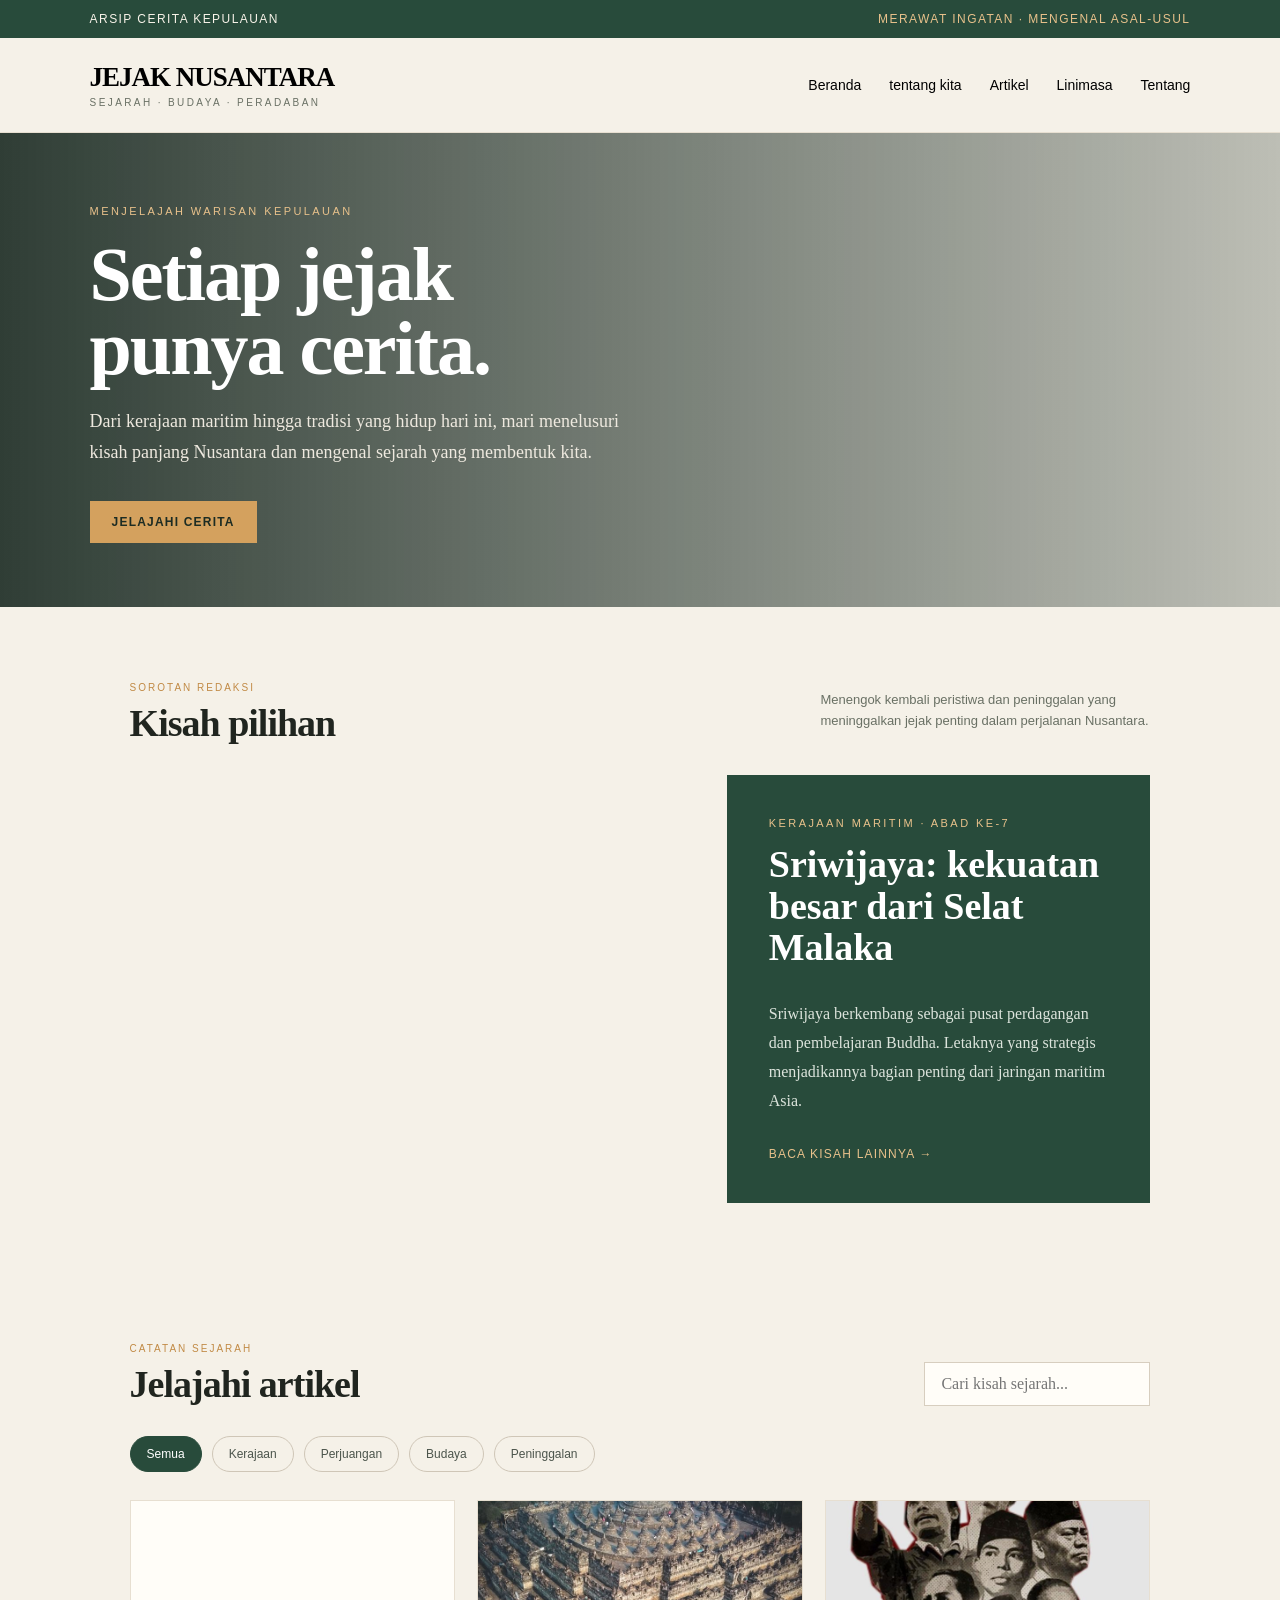
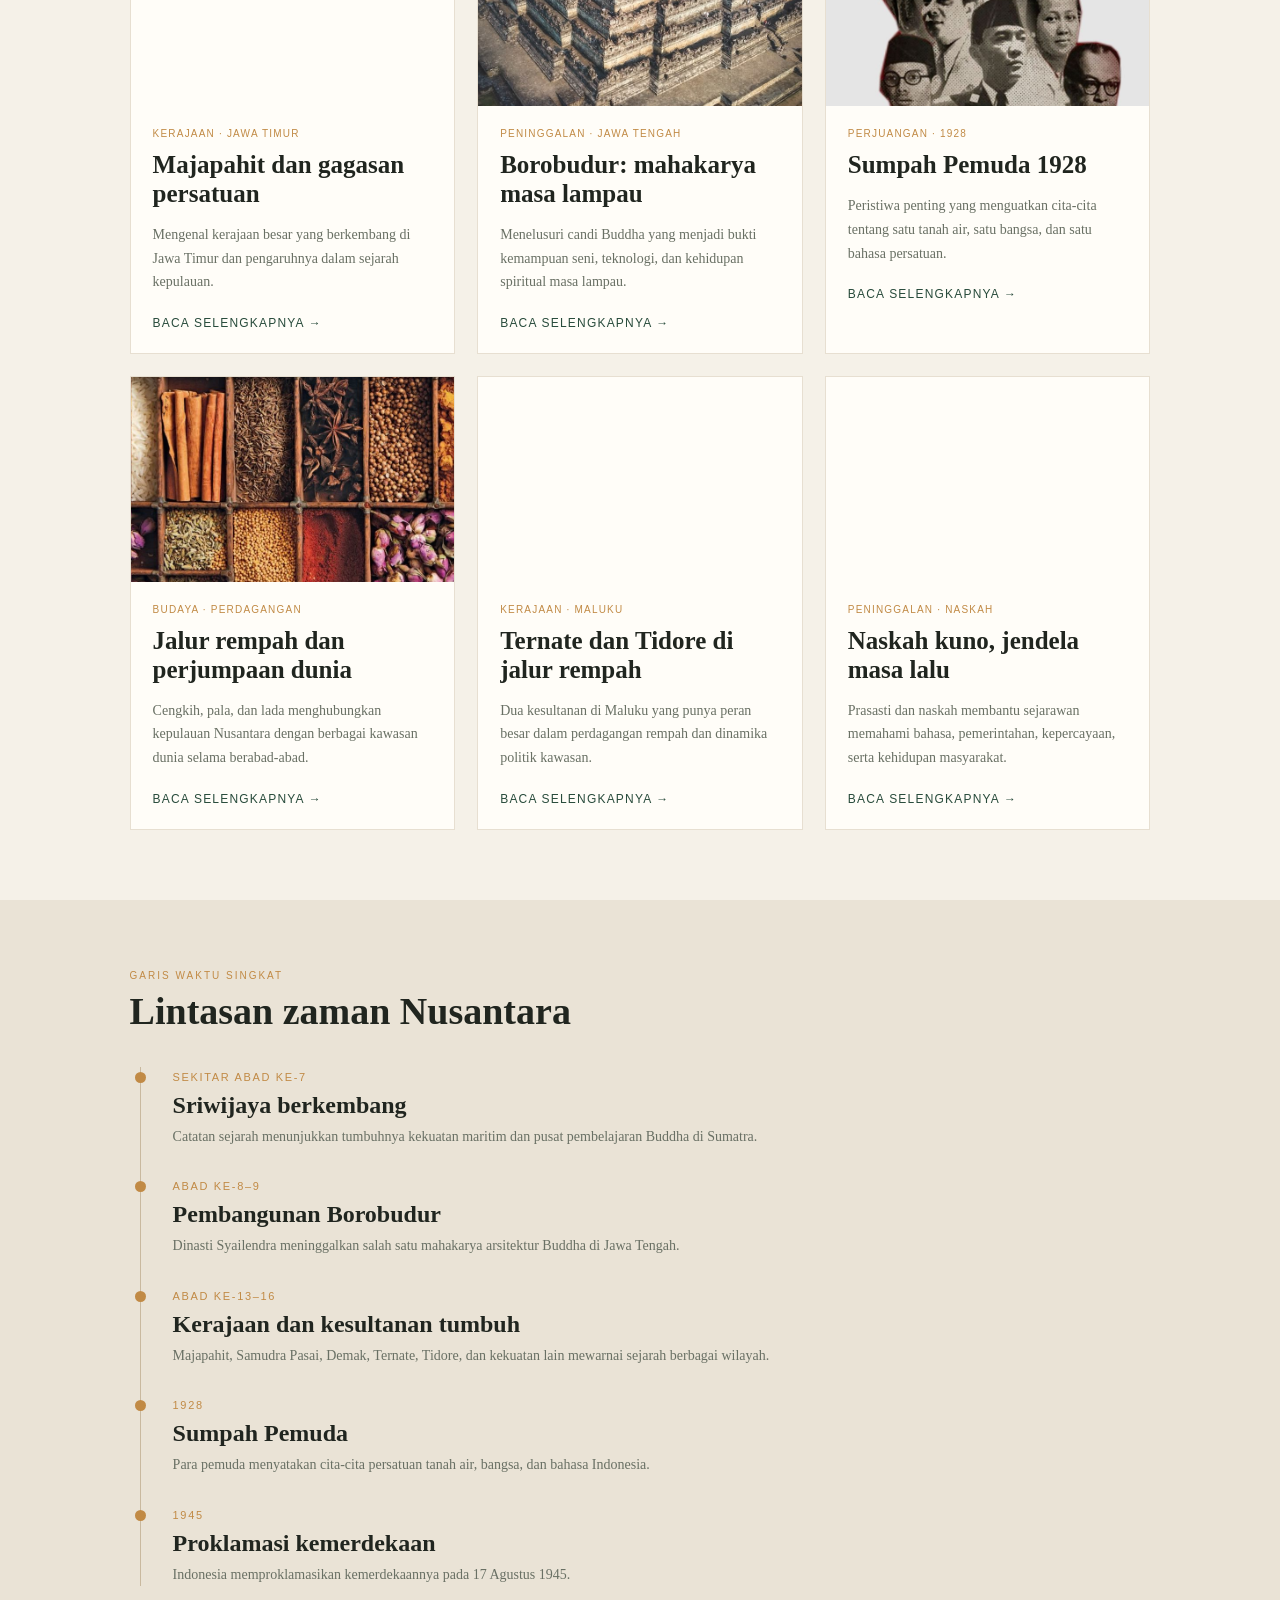
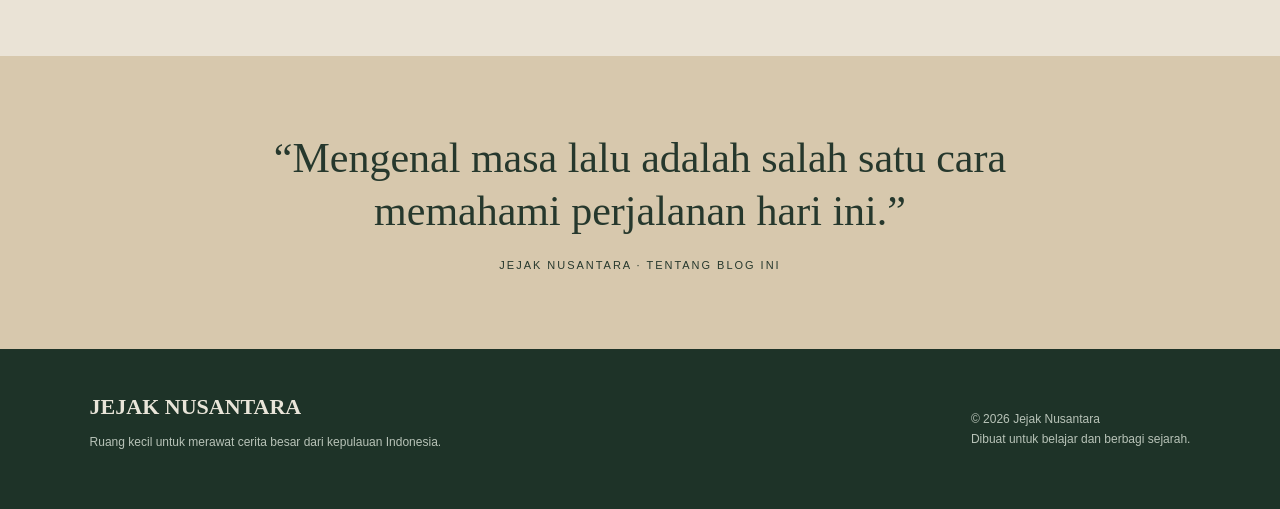
<file: web jejak nusantara - FIX/blog.html>
<!DOCTYPE html>
<html lang="id">
<head>
    <meta charset="UTF-8">
    <meta name="viewport" content="width=device-width, initial-scale=1.0" >
    <meta name="description" content="Jelajahi kisah, kerajaan, budaya, dan peninggalan sejarah Nusantara.">
  <title>Jejak Nusantara — Menelusuri Sejarah Indonesia</title>
  <link rel="stylesheet" href="blog.css">
</head>

<body>
    <div class="topbar">
      <span>Arsip cerita kepulauan</span>
      <span>Merawat ingatan · Mengenal asal-usul</span>
    </div>
      <nav class="nav">
        <a class="brand" href="#">JEJAK NUSANTARA<small>SEJARAH · BUDAYA · PERADABAN</small></a>
        <div class="navlinks">
          <a href="index.html">Beranda</a>
          <a href="about.html">tentang kita</a>
          <a href="#artikel">Artikel</a>
          <a href="#linimasa">Linimasa</a>
          <a href="#tentang">Tentang</a>
        </div>
      </nav>
      <header class="hero" id="beranda"><div class="hero-inner">
        <div class="eyebrow">Menjelajah warisan kepulauan</div>
        <h1>Setiap jejak<br>punya cerita.</h1>
        <p>Dari kerajaan maritim hingga tradisi yang hidup hari ini, mari menelusuri kisah panjang Nusantara dan mengenal sejarah yang membentuk kita.</p>
        <a class="cta" href="#artikel">Jelajahi cerita</a>
      </header>
    </div>

    <main>
      <section class="wrap">
        <div class="section-head">
          <div>
            <div class="kicker">Sorotan redaksi</div>
            <h2>Kisah pilihan</h2>
          </div>
          <p>Menengok kembali peristiwa dan peninggalan yang meninggalkan jejak penting dalam perjalanan Nusantara.</p>
        </div>
        <div class="featured">
          <div class="feature-image" role="img" aria-label="Pemandangan situs bersejarah"></div>
          <div class="feature-copy">
            <div class="eyebrow">Kerajaan maritim · Abad ke-7</div>
            <h3>Sriwijaya: kekuatan besar dari Selat Malaka</h3>
            <p>Sriwijaya berkembang sebagai pusat perdagangan dan pembelajaran Buddha. Letaknya yang strategis menjadikannya bagian penting dari jaringan maritim Asia.</p>
            <a class="read" href="#artikel">Baca kisah lainnya →</a>
          </div>
        </div>
      </section>

      <section class="wrap" id="artikel">
        <div class="section-head">
          <div>
            <div class="kicker">Catatan sejarah</div>
            <h2>Jelajahi artikel</h2>
          </div>
          <input class="search" id="search" type="search" placeholder="Cari kisah sejarah...">
        </div>
        <div class="filters" id="filters">
          <button class="filter active" data-cat="Semua">Semua</button>
          <button class="filter" data-cat="Kerajaan">Kerajaan</button>
          <button class="filter" data-cat="Perjuangan">Perjuangan</button>
          <button class="filter" data-cat="Budaya">Budaya</button>
          <button class="filter" data-cat="Peninggalan">Peninggalan</button>
        </div>

        <div class="grid" id="articles">
          <article class="article" data-cat="Kerajaan" data-title="Majapahit dan gagasan persatuan">
            <div class="thumb" style="background-image:url('https://images.unsplash.com/photo-1596402184320-417e7178b2cd?auto=format&fit=crop&w=900&q=80')"></div>
            <div class="article-body">
              <div class="meta">Kerajaan · Jawa Timur</div>
              <h3>Majapahit dan gagasan persatuan</h3>
              <p>Mengenal kerajaan besar yang berkembang di Jawa Timur dan pengaruhnya dalam sejarah kepulauan.</p>
              <span class="read">Baca selengkapnya →</span>
            </div>

          </article>
          <article class="article" data-cat="Kerajaan" data-title="Borobudur mahakarya dinasti Syailendra">
            <div class="thumb" style="background-image:url('images/borobudur.jpg')"></div>
            <div class="article-body">
              <div class="meta">Peninggalan · Jawa Tengah</div>
              <h3>Borobudur: mahakarya masa lampau</h3>
              <p>Menelusuri candi Buddha yang menjadi bukti kemampuan seni, teknologi, dan kehidupan spiritual masa lampau.</p>
              <span class="read">Baca selengkapnya →</span>
            </div>
          </article>
          
          <article class="article" data-cat="Perjuangan" data-title="Sumpah Pemuda 1928">
            <div class="thumb" style="background-image:url('images/sumpah\ pemuda.jpg')"></div>
            <div class="article-body">
              <div class="meta">Perjuangan · 1928</div>
              <h3>Sumpah Pemuda 1928</h3>
              <p>Peristiwa penting yang menguatkan cita-cita tentang satu tanah air, satu bangsa, dan satu bahasa persatuan.</p>
              <span class="read">Baca selengkapnya →</span>
            </div>
          </article>

          <article class="article" data-cat="Budaya" data-title="Jalur rempah dan perjumpaan dunia">
            <div class="thumb" style="background-image:url('images/rempah.jpg')"></div>
            <div class="article-body">
              <div class="meta">Budaya · Perdagangan</div>
              <h3>Jalur rempah dan perjumpaan dunia</h3>
              <p>Cengkih, pala, dan lada menghubungkan kepulauan Nusantara dengan berbagai kawasan dunia selama berabad-abad.</p>
              <span class="read">Baca selengkapnya →</span>
            </div>
          </article>

          <article class="article" data-cat="Kerajaan" data-title="Kesultanan Ternate dan Tidore">
            <div class="thumb" style="background-image:url('https://images.unsplash.com/photo-1516690561799-46d8f74f9abf?auto=format&fit=crop&w=900&q=80')"></div>
            <div class="article-body">
              <div class="meta">Kerajaan · Maluku</div>
              <h3>Ternate dan Tidore di jalur rempah</h3>
              <p>Dua kesultanan di Maluku yang punya peran besar dalam perdagangan rempah dan dinamika politik kawasan.</p>
              <span class="read">Baca selengkapnya →</span>
            </div>
          </article>

          <article class="article" data-cat="Peninggalan" data-title="Naskah kuno sebagai jendela masa lalu">
            <div class="thumb" style="background-image:url('https://images.unsplash.com/photo-1507842217343-583bb7270b66?auto=format&fit=crop&w=900&q=80')"></div>
            <div class="article-body">
              <div class="meta">Peninggalan · Naskah</div>
              <h3>Naskah kuno, jendela masa lalu</h3>
              <p>Prasasti dan naskah membantu sejarawan memahami bahasa, pemerintahan, kepercayaan, serta kehidupan masyarakat.</p>
              <span class="read">Baca selengkapnya →</span>
            </div>
          </article>

        </div>
        <p id="empty" style="display:none;color:var(--muted)">Belum ada artikel yang cocok. Coba kata kunci lain.</p>
      </section>

      <section class="timeline" id="linimasa"><div class="wrap">
        <div class="kicker">Garis waktu singkat</div>
        <h2 style="font-size:38px;margin:8px 0">Lintasan zaman Nusantara</h2>
        <div class="timeline-list">
          <div class="era">
            <strong>SEKITAR ABAD KE-7</strong>
            <h3>Sriwijaya berkembang</h3>
            <p>Catatan sejarah menunjukkan tumbuhnya kekuatan maritim dan pusat pembelajaran Buddha di Sumatra.</p></div>

          <div class="era">
            <strong>ABAD KE-8–9</strong>
            <h3>Pembangunan Borobudur</h3><p>Dinasti Syailendra meninggalkan salah satu mahakarya arsitektur Buddha di Jawa Tengah.</p>
          </div>

          <div class="era">
            <strong>ABAD KE-13–16</strong>
            <h3>Kerajaan dan kesultanan tumbuh</h3>
            <p>Majapahit, Samudra Pasai, Demak, Ternate, Tidore, dan kekuatan lain mewarnai sejarah berbagai wilayah.</p>
          </div>

          <div class="era">
            <strong>1928</strong>
            <h3>Sumpah Pemuda</h3>
            <p>Para pemuda menyatakan cita-cita persatuan tanah air, bangsa, dan bahasa Indonesia.</p>
          </div>

          <div class="era">
            <strong>1945</strong>
            <h3>Proklamasi kemerdekaan</h3>
            <p>Indonesia memproklamasikan kemerdekaannya pada 17 Agustus 1945.</p>
          </div>
        </div>
      </div>
    </section>

      <section class="quote" id="tentang">
        <blockquote>“Mengenal masa lalu adalah salah satu cara memahami perjalanan hari ini.”</blockquote>
        <small>Jejak Nusantara · Tentang blog ini</small>
      </section>
  
    </main>
  
    <footer>
      <div>
        <strong>JEJAK NUSANTARA</strong>
        <p>Ruang kecil untuk merawat cerita besar dari kepulauan Indonesia.</p>
      </div>
      <p>© 2026 Jejak Nusantara<br>Dibuat untuk belajar dan berbagi sejarah.</p>
    </footer>
  
    <div class="modal" id="modal">
      <div class="modal-box"><button class="close" id="close" aria-label="Tutup">x</button>
        <div class="kicker" id="modalMeta"></div>
        <h2 id="modalTitle"></h2>
        <p id="modalText"></p>
        <p>
          <em>Catatan: artikel ini merupakan pengantar. Untuk tugas atau penelitian, periksa kembali tanggal, istilah, dan sumber sejarah dari buku atau referensi tepercaya.</em>
        </p>
      </div>
    </div>
  
    <script src="blog.js"></script>
</body>
</html>
</file>
<file: web jejak nusantara - FIX/blog.css>
:root{
    --ink:#20251f;
    --muted:#697064;
    --paper:#f5f1e8;
    --card:#fffdf8;
    --green:#284b3b;
    --gold:#c18a45;
    --line:#e7dfd1
}

*{
    box-sizing:border-box
}

html{
    scroll-behavior:smooth
}

body{
    margin:0;
    background:var(--paper);
    color:var(--ink);
    font-family:Georgia,"Times New Roman",serif
}

a{
    color:inherit;
    text-decoration:none
}

button,input{
    font:inherit
}

.topbar{
    background:var(--green);
    color:#f8f3e9;
    padding:12px 7%;
    display:flex;
    justify-content:space-between;
    align-items:center;
    font:12px Arial,sans-serif;
    letter-spacing:.12em;
    text-transform:uppercase
}

.topbar span:last-child{
    color:#e8c18b
}

nav ul {
    list-style: none;
    display:inline-flex;
    padding: 20px;
    padding-right: 29px;
    padding-top: 0px;
    gap: 45px;
}

nav a {
    position: relative;
    text-decoration: none;
    color: rgb(0, 0, 0);
    font-size: 14px;
    font-weight: 200;
    transition: color 0.3s;
}

.navlinks a::before {
    content: '';
    position: absolute;
    width: 100%;
    height: 100%;
    bottom: 0px;
    left: 0;
    background: #053306;
    z-index: -1;
    transform: scaley(0);
    transform-origin: bottom;
    transition: transform 0.5s ease;
}

.navlinks a:hover::before {
    transform: scaley(1);
}

.navlinks a::after {
    content: '';
    position: absolute;
    width: 100%;
    height: 2px;
    bottom: -4px;
    left: 0;
    background: #000000;
    transform: scalex(0);
    transform-origin: left;
    transition: transform 0.5s ease;
}

.navlinks a:hover::after {
    transform: scalex(1);
}

.navlinks a:hover {
    color: #f3f3f3;
}


.nav{
    padding:24px 7%;display:flex;
    justify-content:space-between;
    align-items:center;
    border-bottom:1px solid var(--line);
    gap:24px
}


.navlinks{
    display:flex;
    gap:28px;
    font:13px Arial,sans-serif;
    color:#465046
}

/*.navlinks a:hover{
    color:var(--gold)
}*/

.brand{
    font-size:27px;
    font-weight:bold;
    letter-spacing:-1px
}

.brand small{
    display:block;
    font:10px Arial,sans-serif;
    letter-spacing:.24em;
    color:var(--muted);
    margin-top:4px
}

.navlinks{
    display:flex;
    gap:28px;
    font:13px Arial,sans-serif;
    color:#465046
}


.hero{
    padding:72px 7% 64px;
    background:linear-gradient(90deg,rgba(20,37,29,.88),rgba(20,37,29,.25)),url('https://images.unsplash.com/photo-1518709268805-4e9042af9f23?auto=format&fit=crop&w=2000&q=85') center/cover;
    color:white;min-height:470px;
    display:flex;
    align-items:center
}

.hero-inner{
    max-width:680px
}

.eyebrow{
    font:11px Arial,sans-serif;
    letter-spacing:.22em;
    text-transform:uppercase;
    color:#e8c18b
}

.hero h1{
    font-size:clamp(42px,6vw,76px);
    line-height:.98;
    letter-spacing:-2px;
    margin:20px 0
}

.hero p{
    font-size:18px;
    line-height:1.7;
    color:#eee9df;
    max-width:560px
}

.cta{
    display:inline-block;
    margin-top:16px;
    padding:14px 22px;
    background:#d4a15e;
    color:#1d2c23;
    font:12px Arial,sans-serif;
    font-weight:bold;
    letter-spacing:.1em;
    text-transform:uppercase
}

.wrap{
    max-width:1200px;
    margin:auto;
    padding:70px 7%
}

.section-head{
    display:flex;
    justify-content:space-between;
    align-items:end;
    gap:20px;
    margin-bottom:30px
}

.section-head h2{
    font-size:38px;
    margin:8px 0 0;
    letter-spacing:-1px
}

.section-head p{
    font:13px Arial,sans-serif;
    color:var(--muted);
    max-width:330px;
    line-height:1.6
}

.kicker{
    font:10px Arial,sans-serif;
    color:var(--gold);
    letter-spacing:.2em;
    text-transform:uppercase
}

.featured{
    display:grid;
    grid-template-columns:1.15fr .85fr;
    gap:24px
}

.feature-image{
    min-height:390px;
    background:url('https://images.unsplash.com/photo-1584810359583-96fc50b9f7b5?auto=format&fit=crop&w=1200&q=85') center/cover
}

.feature-copy{
    background:var(--green);
    color:#fff;
    padding:42px;
    display:flex;
    flex-direction:column;
    justify-content:center
}

.feature-copy h3{
    font-size:38px;
    line-height:1.1;
    margin:15px 0
}

.feature-copy p{
    color:#dce4dc;
    line-height:1.8;
    font-size:16px
}

.read{
    margin-top:16px;
    color:#e8c18b;
    font:12px Arial,sans-serif;
    letter-spacing:.1em;
    text-transform:uppercase
}

.filters{
    display:flex;
    gap:10px;
    flex-wrap:wrap;
    margin-bottom:28px
}

.filter{
    border:1px solid #cfc6b7;
    background:transparent;
    padding:10px 16px;
    border-radius:30px;
    font:12px Arial,sans-serif;
    cursor:pointer;
    color:#4c554c
}

.filter.active,.filter:hover{
    background:var(--green);
    border-color:var(--green);
    color:white
}

.search{
    border:1px solid #d7cebf;
    background:var(--card);
    padding:12px 16px;
    min-width:220px;
    outline:none
}

.grid{
    display:grid;
    grid-template-columns:repeat(3,1fr);
    gap:22px
}

.article{
    background:var(--card);
    border:1px solid var(--line);
    transition:.2s;
    cursor:pointer
}

.article:hover{
    transform:translateY(-5px);
    box-shadow:0 12px 28px #30271912
}

.thumb{
    height:205px;
    background-size:cover;
    background-position:center
}

.article-body{
    padding:22px
}

.meta{
    font:10px Arial,sans-serif;
    color:var(--gold);
    letter-spacing:.12em;
    text-transform:uppercase
}

.article h3{
    font-size:25px;
    line-height:1.15;
    margin:12px 0
}

.article p{
    font-size:14px;
    color:var(--muted);
    line-height:1.7
}

.article .read{
    display:inline-block;
    color:var(--green);
    margin-top:8px
}

.timeline{
    background:#eae3d6
}

.timeline-list{
    border-left:1px solid #c9b99f;
    margin:34px 0 0 10px;
    padding-left:32px;
    display:grid;
    gap:28px
}
 
.era{
    position:relative
}

.era:before{
    content:"";
    position:absolute;
    width:11px;
    height:11px;
    border-radius:50%;
    background:var(--gold);
    left:-38px;
    top:5px
}

.era strong{
    font:11px Arial,sans-serif;
    letter-spacing:.15em;
    color:var(--gold)
}

.era h3{
    font-size:24px;
    margin:7px 0
}

.era p{
    color:var(--muted);
    font-size:14px;
    line-height:1.6;
    margin:0;
    max-width:700px
}

.quote{
    padding:76px 7%;
    text-align:center;
    background:#d7c8ad;
    color:#26382d
}

.quote blockquote{
    font-size:clamp(25px,4vw,42px);
    line-height:1.25;
    max-width:850px;
    margin:0 auto 18px
}

.quote small{
    font:11px Arial,sans-serif;
    letter-spacing:.18em;
    text-transform:uppercase
}

footer{
    background:#1e3328;
    color:#e9e5d9;
    padding:45px 7%;
    display:flex;
    justify-content:space-between;
    gap:24px;
    align-items:center
}

footer p{
    font:12px Arial,sans-serif;
    color:#b8c3b8;
    line-height:1.7
}

footer strong{
    font-size:22px
}

.modal{
    position:fixed;
    inset:0;
    background:#101a16c9;
    display:none;
    align-items:center;
    justify-content:center;
    padding:20px;
    z-index:5
}

.modal.show{
    display:flex
}

.modal-box{
    background:var(--card);
    max-width:720px;
    max-height:85vh;
    overflow:auto;
    padding:38px;
    position:relative
}

.close{
    position:absolute;
    right:18px;
    top:12px;
    border:0;
    background:none;
    font-size:28px;
    cursor:pointer
}

.modal-box h2{
    font-size:38px;
    line-height:1.1
}

.modal-box p{
    font-size:16px;
    line-height:1.85;
    color:#515b51
}

@media(max-width:800px)
{
    .nav{
        align-items:flex-start;
        flex-direction:column
    }
    .navlinks{
        gap:16px;flex-wrap:wrap
    }
    .hero{
        min-height:420px
    }
    .featured{
        grid-template-columns:1fr
    }
    .feature-image{
        min-height:260px
    }
    .grid{
        grid-template-columns:repeat(2,1fr)
    }
    .section-head{
        align-items:flex-start;
        flex-direction:column
    }
}

@media(max-width:540px)
{
    .topbar{
        padding:11px 5%;
        font-size:9px
    }
    .nav{
        padding:20px 5%
    }
    .hero{
        padding:55px 5%;
    }
    .wrap{
        padding:52px 5%
    }
    .grid{
        grid-template-columns:1fr
    }
    .thumb{
        height:220px
    }
    .feature-copy{
        padding:28px
    }
    .feature-copy h3{
        font-size:31px
    }
    footer{
        flex-direction:column;
        align-items:flex-start
    }
    .search
    {width:100%}
}
</file>
